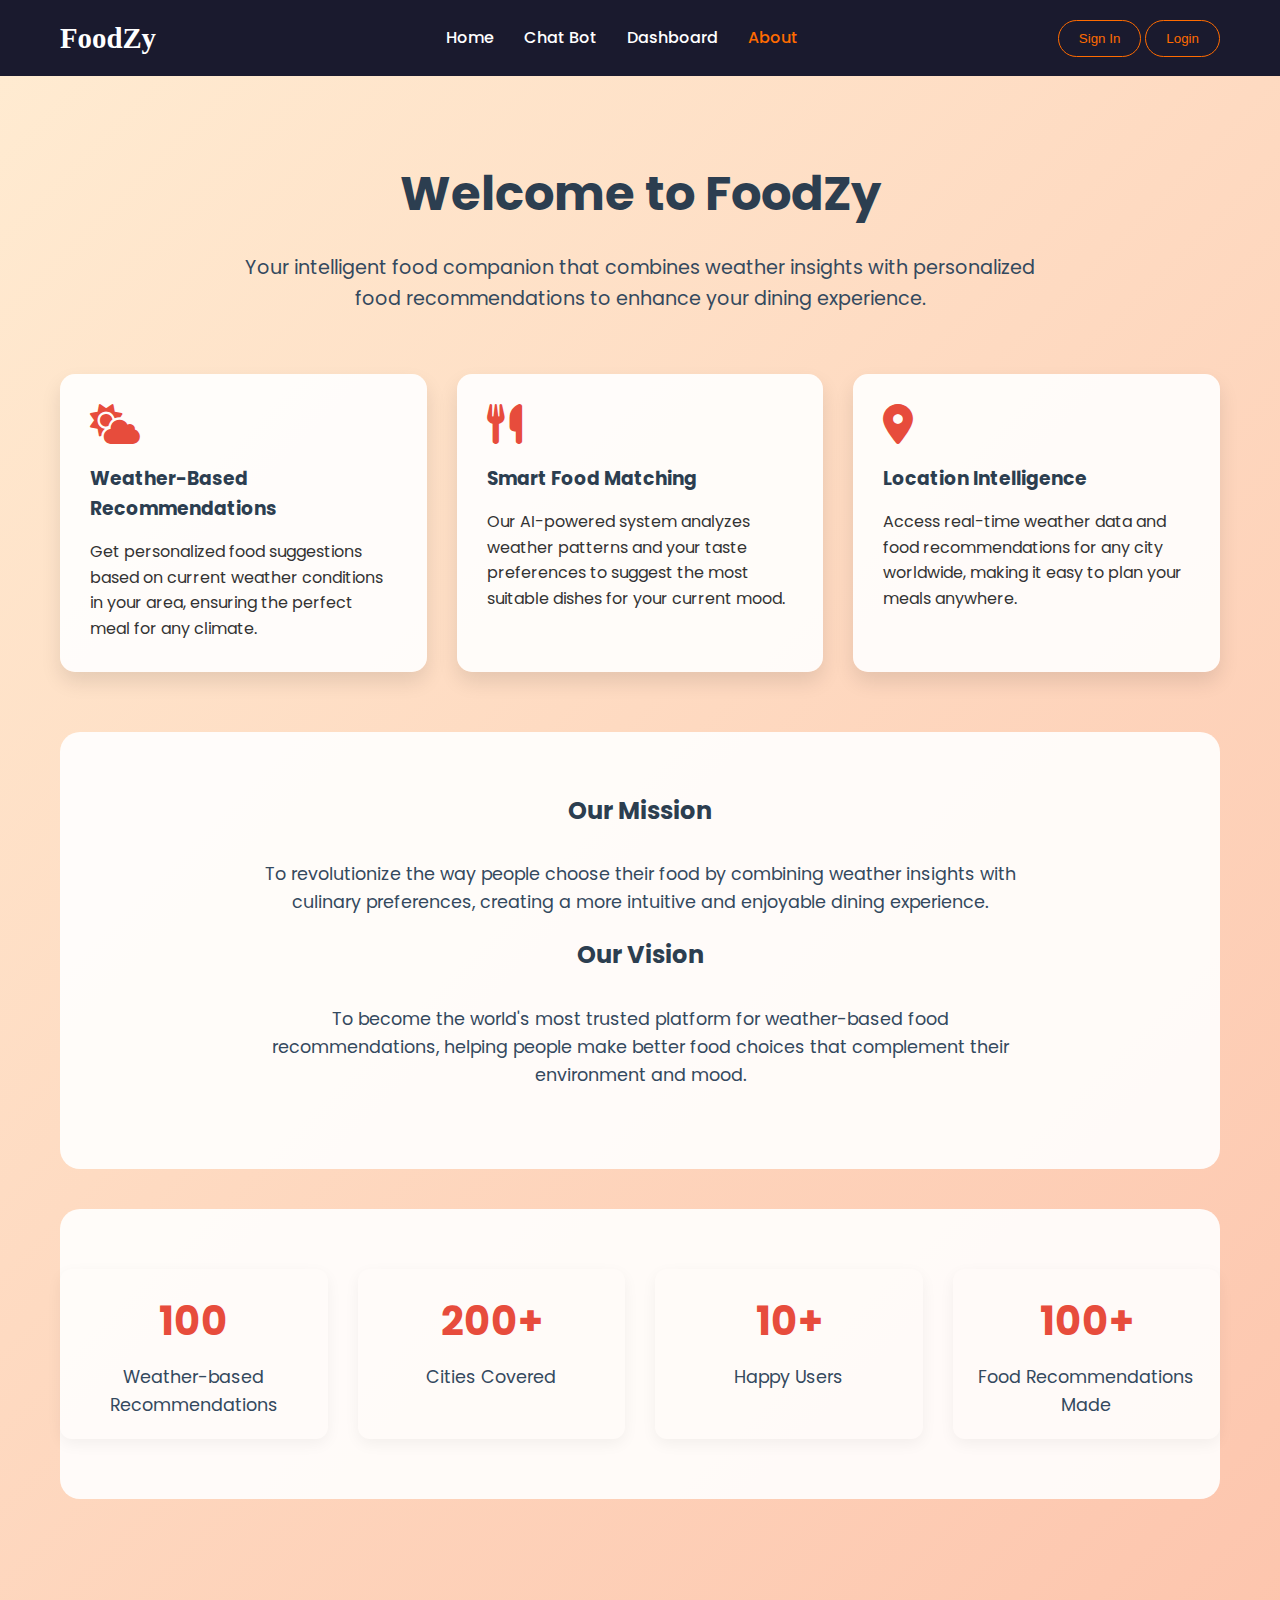
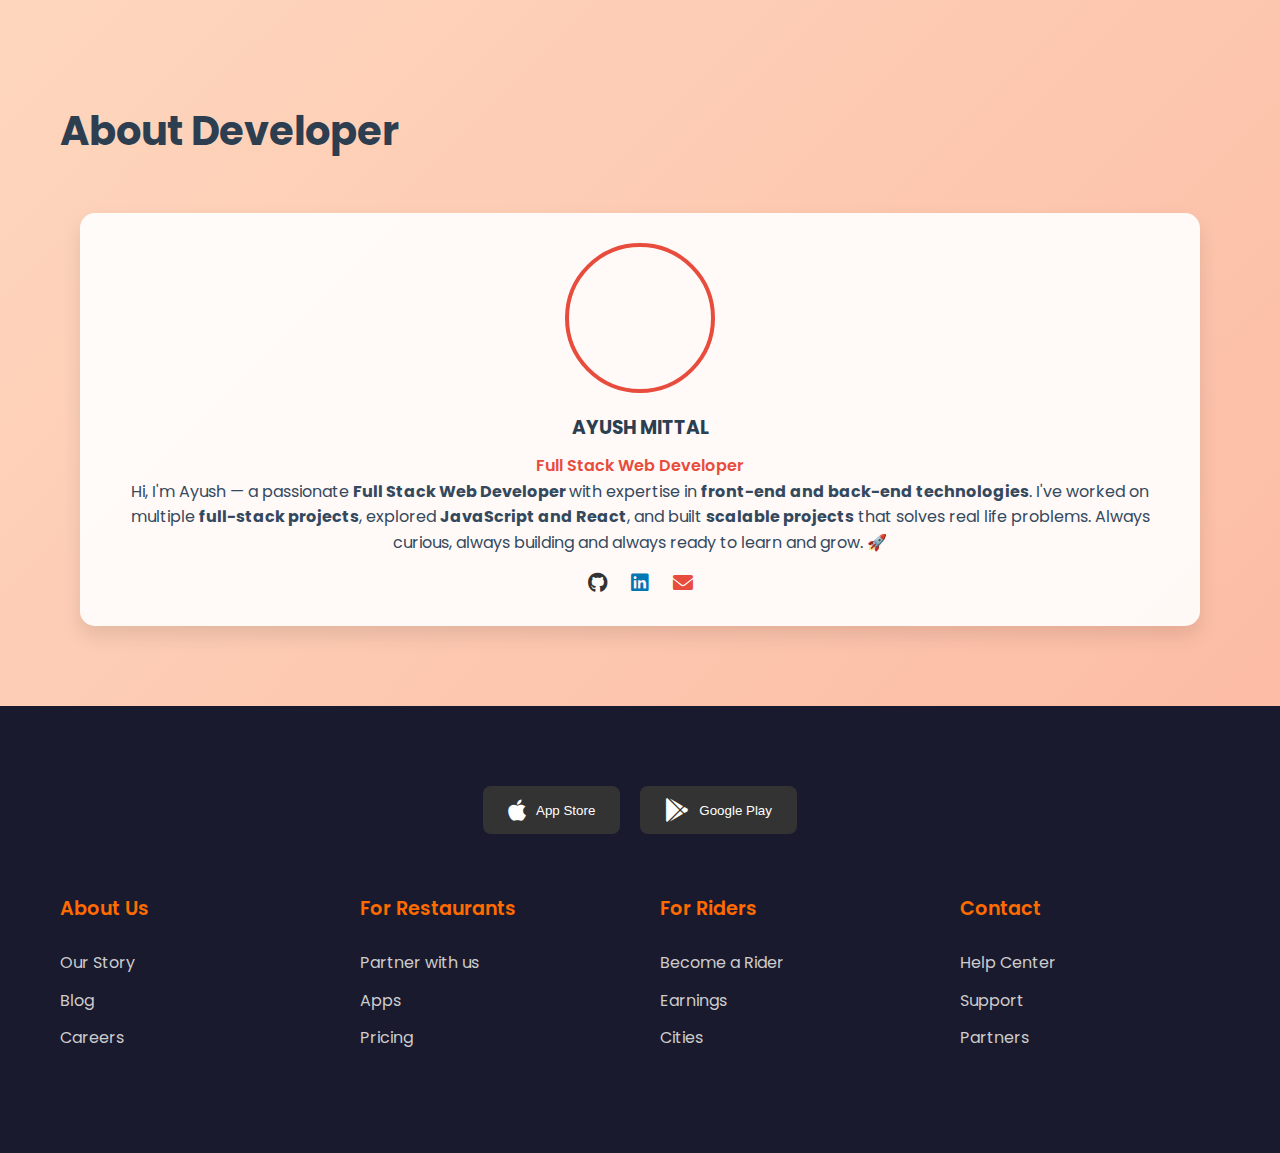
<file: aboutus.html>
<!DOCTYPE html>
<html lang="en">
<head>
    <meta charset="UTF-8">
    <meta name="viewport" content="width=device-width, initial-scale=1.0">
    <title>About Us - FoodZy</title>
    <link rel="stylesheet" href="styles.css">
    <link rel="stylesheet" href="https://fonts.googleapis.com/css2?family=Poppins:wght@300;400;500;600;700&display=swap">
    <link rel="stylesheet" href="https://cdnjs.cloudflare.com/ajax/libs/font-awesome/6.0.0-beta3/css/all.min.css">
    <style>
        body {
            margin: 0;
            font-family: 'Poppins', sans-serif;
            background: linear-gradient(135deg, #ffecd2 0%, #fcb69f 25%, #f6d365 50%, #fda085 75%, #ff9a9e 100%);
            background-size: 400% 400%;
            animation: gradientShift 15s ease infinite;
            color: #333;
            line-height: 1.6;
        }

        @keyframes gradientShift {
            0% { background-position: 0% 50%; }
            50% { background-position: 100% 50%; }
            100% { background-position: 0% 50%; }
        }

        .about-section {
            padding: 80px 0;
        }

        .about-content {
            max-width: 1200px;
            margin: 0 auto;
            padding: 0 20px;
        }

        .about-header {
            text-align: center;
            margin-bottom: 60px;
        }

        .about-header h1 {
            font-size: 3em;
            color: #2c3e50;
            margin-bottom: 20px;
        }

        .about-header p {
            font-size: 1.2em;
            color: #34495e;
            max-width: 800px;
            margin: 0 auto;
        }

        .features-grid {
            display: grid;
            grid-template-columns: repeat(auto-fit, minmax(300px, 1fr));
            gap: 30px;
            margin-bottom: 60px;
        }

        .feature-card {
            background: rgba(255, 255, 255, 0.9);
            padding: 30px;
            border-radius: 15px;
            box-shadow: 0 10px 20px rgba(0, 0, 0, 0.1);
            transition: transform 0.3s ease;
        }

        .feature-card:hover {
            transform: translateY(-5px);
        }

        .feature-card i {
            font-size: 2.5em;
            color: #e74c3c;
            margin-bottom: 20px;
        }

        .feature-card h3 {
            color: #2c3e50;
            margin-bottom: 15px;
        }

        .stats-section {
            background: rgba(255, 255, 255, 0.9);
            padding: 60px 0;
            border-radius: 20px;
            margin: 40px 0;
        }

        .stats-grid {
            display: grid;
            grid-template-columns: repeat(auto-fit, minmax(200px, 1fr));
            gap: 30px;
            text-align: center;
        }

        .stat-item {
            padding: 20px;
        }

        .stat-item h3 {
            font-size: 2.5em;
            color: #e74c3c;
            margin-bottom: 10px;
        }

        .stat-item p {
            color: #34495e;
            font-size: 1.1em;
        }

        .team-section {
            padding: 80px 0;
        }

        .section-title {
            text-align: center;
            font-size: 2.5em;
            color: #2c3e50;
            margin-bottom: 50px;
        }

        .team-grid {
            display: grid;
            grid-template-columns: repeat(auto-fit, minmax(250px, 1fr));
            gap: 40px;
            max-width: 1200px;
            margin: 0 auto;
            padding: 0 20px;
        }

        .team-member {
            background: rgba(255, 255, 255, 0.9);
            padding: 30px;
            border-radius: 15px;
            text-align: center;
            box-shadow: 0 10px 20px rgba(0, 0, 0, 0.1);
            transition: transform 0.3s ease;
        }

        .team-member:hover {
            transform: translateY(-5px);
        }

        .member-img {
            width: 150px;
            height: 150px;
            border-radius: 50%;
            margin: 0 auto 20px;
            background: #e74c3c;
            display: flex;
            align-items: center;
            justify-content: center;
            color: white;
            font-size: 3em;
        }

        .team-member h3 {
            color: #2c3e50;
            margin-bottom: 10px;
        }

        .team-member p {
            color: #34495e;
        }

        .mission-vision {
            background: rgba(255, 255, 255, 0.9);
            padding: 60px 0;
            margin: 40px 0;
            border-radius: 20px;
        }

        .mission-vision-content {
            max-width: 800px;
            margin: 0 auto;
            text-align: center;
            padding: 0 20px;
        }

        .mission-vision h2 {
            color: #2c3e50;
            margin-bottom: 30px;
        }

        .mission-vision p {
            color: #34495e;
            font-size: 1.1em;
            margin-bottom: 20px;
        }
    </style>
</head>
<body>
    <header>
        <div class="container">
            <div class="navbar">
                <div class="logo">
                    <h1>FoodZy</h1>
                </div>
                <nav>
                    <ul>
                        <li><a href="index.html">Home</a></li>
                        <li><a href="admin.html">Admin Panel</a></li>
                        <li><a href="chatbot.html">Chat Bot</a></li>
                        <li><a href="analytics.html">Dashboard</a></li>
                        <li><a href="aboutus.html" class="active">About</a></li>
                    </ul>
                </nav>
                <div class="nav-buttons">
                    <div id="userDisplay" style="display: none;">
                        <span id="userName" style="margin-right: 15px;"></span>
                        <button class="btn btn-outline" onclick="logout()">Logout</button>
                    </div>
                    <div id="authButtons">
                        <button class="btn btn-outline" onclick="window.location.href='signup.html'">Sign In</button>
                        <button class="btn btn-outline" onclick="window.location.href='login.html'">Login</button>
                    </div>
                </div>
            </div>
        </div>
    </header>

    <section class="about-section">
        <div class="about-content">
            <div class="about-header">
                <h1>Welcome to FoodZy</h1>
                <p>Your intelligent food companion that combines weather insights with personalized food recommendations to enhance your dining experience.</p>
            </div>

            <div class="features-grid">
                <div class="feature-card">
                    <i class="fas fa-cloud-sun"></i>
                    <h3>Weather-Based Recommendations</h3>
                    <p>Get personalized food suggestions based on current weather conditions in your area, ensuring the perfect meal for any climate.</p>
                </div>
                <div class="feature-card">
                    <i class="fas fa-utensils"></i>
                    <h3>Smart Food Matching</h3>
                    <p>Our AI-powered system analyzes weather patterns and your taste preferences to suggest the most suitable dishes for your current mood.</p>
                </div>
                <div class="feature-card">
                    <i class="fas fa-map-marker-alt"></i>
                    <h3>Location Intelligence</h3>
                    <p>Access real-time weather data and food recommendations for any city worldwide, making it easy to plan your meals anywhere.</p>
                </div>
            </div>

            <div class="mission-vision">
                <div class="mission-vision-content">
                    <h2>Our Mission</h2>
                    <p>To revolutionize the way people choose their food by combining weather insights with culinary preferences, creating a more intuitive and enjoyable dining experience.</p>
                    <h2>Our Vision</h2>
                    <p>To become the world's most trusted platform for weather-based food recommendations, helping people make better food choices that complement their environment and mood.</p>
                </div>
            </div>

            <div class="stats-section">
                <div class="stats-grid">
                    <div class="stat-item">
                        <h3>100</h3>
                        <p>Weather-based Recommendations</p>
                    </div>
                    <div class="stat-item">
                        <h3>200+</h3>
                        <p>Cities Covered</p>
                    </div>
                    <div class="stat-item">
                        <h3>10+</h3>
                        <p>Happy Users</p>
                    </div>
                    <div class="stat-item">
                        <h3>100+</h3>
                        <p>Food Recommendations Made</p>
                    </div>
                </div>
            </div>
        </div>
    </section>

<section class="team-section">
    <div class="container">
        <h2 class="section-title">About Developer</h2>
        <div class="team-grid">
            
            <div class="team-member">
                <div class="member-img" style="background: url('https://t4.ftcdn.net/jpg/10/61/06/07/360_F_1061060734_ItsG4Tla3cVwzJYb03apjiy6cv1y8Pks.jpg') center/cover no-repeat; border: 4px solid #e74c3c;"></div>

                <h3>AYUSH MITTAL</h3>
                <p style="font-weight: 600; color: #e74c3c;">Full Stack Web Developer</p>
                <p>Hi, I'm Ayush — a passionate <strong>Full Stack Web Developer </strong>with expertise in <strong>front-end and back-end technologies</strong>. I've worked on multiple <strong>full-stack projects</strong>, explored <strong>JavaScript and React</strong>, and built <strong>scalable projects</strong> that solves real life problems. Always curious, always building and always ready to learn and grow. 🚀</p>
                <div style="margin-top: 15px;">
                    <a href="https://github.com/Ayush-Mittal-17" target="_blank" style="margin: 0 10px; color:#333;"><i class="fab fa-github fa-lg"></i></a>
                    <a href="https://www.linkedin.com/in/ayushmittal17/" target="_blank" style="margin: 0 10px; color:#0077b5;"><i class="fab fa-linkedin fa-lg"></i></a>
                    <a href="mailto:mittalayush989@gmail.com" style="margin: 0 10px; color:#e74c3c;"><i class="fas fa-envelope fa-lg"></i></a>
                </div>
            </div>
            
        </div>
    </div>
</section>

    <footer>
        <div class="container">
            <div class="footer-top">
                <div class="app-download">
                    <button class="app-btn">
                        <i class="fab fa-apple"></i>
                        <span>App Store</span>
                    </button>
                    <button class="app-btn">
                        <i class="fab fa-google-play"></i>
                        <span>Google Play</span>
                    </button>
                </div>
            </div>
            <div class="footer-content">
                <div class="footer-col">
                    <h4>About Us</h4>
                    <ul>
                        <li><a href="#">Our Story</a></li>
                        <li><a href="#">Blog</a></li>
                        <li><a href="#">Careers</a></li>
                    </ul>
                </div>
                <div class="footer-col">
                    <h4>For Restaurants</h4>
                    <ul>
                        <li><a href="#">Partner with us</a></li>
                        <li><a href="#">Apps</a></li>
                        <li><a href="#">Pricing</a></li>
                    </ul>
                </div>
                <div class="footer-col">
                    <h4>For Riders</h4>
                    <ul>
                        <li><a href="#">Become a Rider</a></li>
                        <li><a href="#">Earnings</a></li>
                        <li><a href="#">Cities</a></li>
                    </ul>
                </div>
                <div class="footer-col">
                    <h4>Contact</h4>
                    <ul>
                        <li><a href="#">Help Center</a></li>
                        <li><a href="#">Support</a></li>
                        <li><a href="#">Partners</a></li>
                    </ul>
                </div>
            </div>
        </div>
    </footer>

    <script>
        function checkLoginStatus() {
            const user = localStorage.getItem('user');
            if (user) {
                const userData = JSON.parse(user);
                document.getElementById('userDisplay').style.display = 'flex';
                document.getElementById('authButtons').style.display = 'none';
                document.getElementById('userName').textContent = `Welcome, ${userData.name}`;
            }
        }

        function logout() {
            localStorage.removeItem('user');
            window.location.href = 'index.html';
        }

        window.onload = checkLoginStatus;
    </script>
    <script src="nav.js"></script>
</body>
</html>
</file>
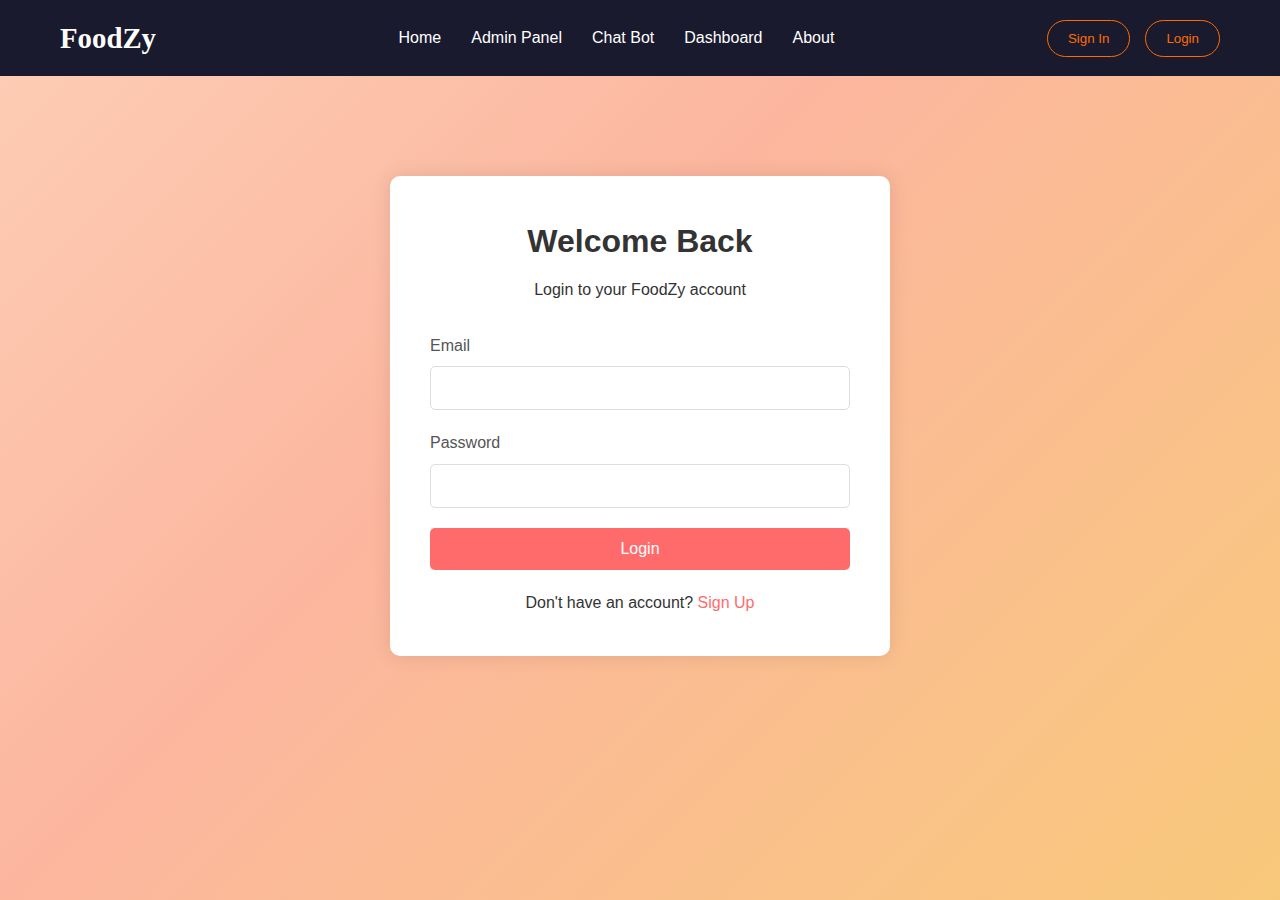
<file: admin.html>
<!DOCTYPE html>
<html lang="en">
<head>
  <meta charset="UTF-8" />
  <meta name="viewport" content="width=device-width, initial-scale=1.0" />
  <title>Admin Panel - FoodZy</title>
  <link rel="stylesheet" href="styles.css">
  <link rel="stylesheet" href="https://fonts.googleapis.com/css2?family=Poppins:wght@300;400;500;600;700&display=swap">
  <link rel="stylesheet" href="https://cdnjs.cloudflare.com/ajax/libs/font-awesome/6.0.0-beta3/css/all.min.css">
  <style>
    body {
      margin: 0;
      font-family: 'Segoe UI', Tahoma, Geneva, Verdana, sans-serif;
      background: linear-gradient(135deg, #ffecd2 0%, #fcb69f 25%, #f6d365 50%, #fda085 75%, #ff9a9e 100%);
      background-size: 400% 400%;
      animation: gradientShift 15s ease infinite;
      color: #333;
    }

    @keyframes gradientShift {
      0% { background-position: 0% 50%; }
      50% { background-position: 100% 50%; }
      100% { background-position: 0% 50%; }
    }

    .admin-container {
      max-width: 1200px;
      margin: 2rem auto;
      padding: 0 1rem;
    }

    .admin-panel {
      background: rgba(255, 255, 255, 0.95);
      border-radius: 12px;
      padding: 2rem;
      box-shadow: 0 4px 12px rgba(0,0,0,0.1);
    }

    .admin-header {
      text-align: center;
      margin-bottom: 2rem;
    }

    .admin-header h1 {
      color: #2d3436;
      font-size: 2.5rem;
      margin-bottom: 1rem;
    }

    .admin-form {
      display: grid;
      grid-template-columns: repeat(auto-fit, minmax(250px, 1fr));
      gap: 1rem;
      margin-bottom: 2rem;
    }

    .form-group {
      margin-bottom: 1rem;
    }

    .form-group label {
      display: block;
      margin-bottom: 0.5rem;
      color: #2d3436;
      font-weight: 500;
    }

    .form-group input,
    .form-group select {
      width: 100%;
      padding: 0.8rem;
      border: 1px solid #ddd;
      border-radius: 8px;
      font-size: 1rem;
    }

    .admin-table {
      width: 100%;
      border-collapse: collapse;
      margin-top: 2rem;
    }

    .admin-table th,
    .admin-table td {
      padding: 1rem;
      text-align: left;
      border-bottom: 1px solid #ddd;
    }

    .admin-table th {
      background-color: #ffeaa7;
      color: #2d3436;
      font-weight: 600;
    }

    .admin-table tr:hover {
      background-color: #f8f9fa;
    }

    .btn-delete {
      background-color: #ff6b6b;
      color: white;
      border: none;
      padding: 0.5rem 1rem;
      border-radius: 6px;
      cursor: pointer;
      transition: background-color 0.3s ease;
    }

    .btn-delete:hover {
      background-color: #ff5252;
    }

    /* Admin Panel Submit Button */
    .admin-form .btn-primary {
      padding: 0.8rem 1.5rem;
      font-size: 0.95rem;
      border-radius: 8px;
      width: auto;
      margin-top: 2rem;
      margin-bottom: 1rem;
      background-color: #ff6b00;
      color: white;
      transition: background-color 0.3s ease;
    }

    .admin-form .btn-primary:hover {
      background-color: #e05e00;
    }
  </style>
</head>
<body>
  <header>
    <div class="container">
      <div class="navbar">
        <div class="logo">
          <h1>FoodZy</h1>
        </div>
        <nav>
          <ul>
            <li><a href="index.html">Home</a></li>
            <li><a href="admin.html" class="active">Admin Panel</a></li>
            <li><a href="chatbot.html">Chat Bot</a></li>
            <li><a href="analytics.html">Dashboard</a></li>
            <li><a href="aboutus.html">About</a></li>
          </ul>
        </nav>
        <div class="nav-buttons">
          <div id="userDisplay" style="display: none;">
            <span id="userName" style="margin-right: 15px;"></span>
            <button class="btn btn-outline" onclick="logout()">Logout</button>
          </div>
          <div id="authButtons">
            <button class="btn btn-outline" onclick="window.location.href='signup.html'">Sign In</button>
            <button class="btn btn-outline" onclick="window.location.href='login.html'">Login</button>
          </div>
        </div>
      </div>
    </div>
  </header>

  <div class="admin-container">
    <div class="admin-panel">
      <div class="admin-header">
        <h1>Admin Panel</h1>
        <p>Manage food recommendations and categories</p>
      </div>

      <form id="food-form" class="admin-form">
        <div class="form-group">
          <label for="food-name">Food Name</label>
          <input type="text" id="food-name" placeholder="Enter food name" required />
        </div>
        <div class="form-group">
          <label for="food-taste">Taste</label>
          <select id="food-taste" required>
            <option value="">Select Taste</option>
            <option value="spicy">Spicy</option>
            <option value="sweet">Sweet</option>
            <option value="veg">Vegetarian</option>
            <option value="nonveg">Non-Vegetarian</option>
          </select>
        </div>
        <div class="form-group">
          <label for="food-category">Weather Category</label>
          <select id="food-category" required>
            <option value="">Select Weather Category</option>
            <option value="hot">Hot</option>
            <option value="cold">Cold</option>
            <option value="rainy">Rainy</option>
            <option value="mild">Mild</option>
          </select>
        </div>
        <div class="form-group">
          <label for="food-description">Description</label>
          <input type="text" id="food-description" placeholder="Enter food description" required />
        </div>
        <div class="form-group">
          <label for="food-image">Image URL</label>
          <input type="url" id="food-image" placeholder="Enter image URL" required />
        </div>
        <button type="submit" class="btn btn-primary">Add Food</button>
      </form>

      <table class="admin-table">
        <thead>
          <tr>
            <th>Food Name</th>
            <th>Taste</th>
            <th>Weather Category</th>
            <th>Description</th>
            <th>Actions</th>
          </tr>
        </thead>
        <tbody id="food-list">
        </tbody>
      </table>
    </div>
  </div>

  <footer>
    <div class="container">
      <div class="footer-top">
        <div class="app-download">
          <button class="app-btn">
            <i class="fab fa-apple"></i>
            <span>App Store</span>
          </button>
          <button class="app-btn">
            <i class="fab fa-google-play"></i>
            <span>Google Play</span>
          </button>
        </div>
      </div>
      <div class="footer-content">
        <div class="footer-col">
          <h4>About Us</h4>
          <ul>
            <li><a href="#">Our Story</a></li>
            <li><a href="#">Blog</a></li>
            <li><a href="#">Careers</a></li>
          </ul>
        </div>
        <div class="footer-col">
          <h4>For Restaurants</h4>
          <ul>
            <li><a href="#">Partner with us</a></li>
            <li><a href="#">Apps</a></li>
            <li><a href="#">Pricing</a></li>
          </ul>
        </div>
        <div class="footer-col">
          <h4>For Riders</h4>
          <ul>
            <li><a href="#">Become a Rider</a></li>
            <li><a href="#">Earnings</a></li>
            <li><a href="#">Cities</a></li>
          </ul>
        </div>
        <div class="footer-col">
          <h4>Contact</h4>
          <ul>
            <li><a href="#">Help Center</a></li>
            <li><a href="#">Support</a></li>
            <li><a href="#">Partners</a></li>
          </ul>
        </div>
      </div>
      <div class="footer-bottom">
        <p>&copy; 2025 FoodZy. All right reserved</p>
        <div class="footer-links">
          <a href="#">Privacy</a>
          <a href="#">Policy</a>
          <a href="#">Terms</a>
          <a href="#">Service</a>
        </div>
      </div>
    </div>
  </footer>

  <script src="nav.js"></script>
  <script>
    function checkAdminAccess() {
      const user = localStorage.getItem('user');
      if (!user) {
        alert('Please login to access the admin panel');
        window.location.href = 'login.html';
        return;
      }

      const userData = JSON.parse(user);
      if (userData.role !== 'admin') {
        alert('Access denied. Admin privileges required.');
        window.location.href = 'index.html';
        return;
      }
    }

    function saveDishes(dishes) {
      localStorage.setItem('foodzyDishes', JSON.stringify(dishes));
    }

    function loadDishes() {
      const dishes = JSON.parse(localStorage.getItem('foodzyDishes') || '[]');
      const foodList = document.getElementById('food-list');
      foodList.innerHTML = '';

      dishes.forEach((dish, index) => {
        const newRow = document.createElement('tr');
        newRow.innerHTML = `
          <td>${dish.name}</td>
          <td>${dish.taste}</td>
          <td>${dish.category}</td>
          <td>${dish.description}</td>
          <td>
            <button class="btn-delete" onclick="deleteDish(${index})">Delete</button>
          </td>
        `;
        foodList.appendChild(newRow);
      });
    }

    function deleteDish(index) {
      const dishes = JSON.parse(localStorage.getItem('foodzyDishes') || '[]');
      dishes.splice(index, 1);
      saveDishes(dishes);
      loadDishes();
    }

    document.getElementById('food-form').addEventListener('submit', function(e) {
      e.preventDefault();
      
      const dish = {
        name: document.getElementById('food-name').value,
        taste: document.getElementById('food-taste').value,
        category: document.getElementById('food-category').value,
        description: document.getElementById('food-description').value,
        image: document.getElementById('food-image').value
      };

      const dishes = JSON.parse(localStorage.getItem('foodzyDishes') || '[]');
      dishes.push(dish);
      saveDishes(dishes);
      loadDishes();
      this.reset();
    });

    window.addEventListener('load', function() {
      checkAdminAccess();
      loadDishes();
    });

    function checkLoginStatus() {
      const user = localStorage.getItem('user');
      if (user) {
        const userData = JSON.parse(user);
        document.getElementById('userDisplay').style.display = 'flex';
        document.getElementById('authButtons').style.display = 'none';
        document.getElementById('userName').textContent = `Welcome, ${userData.name}`;
      }
    }

    function logout() {
      localStorage.removeItem('user');
      window.location.href = 'index.html';
    }

    window.onload = checkLoginStatus;
  </script>
</body>
</html>
</file>
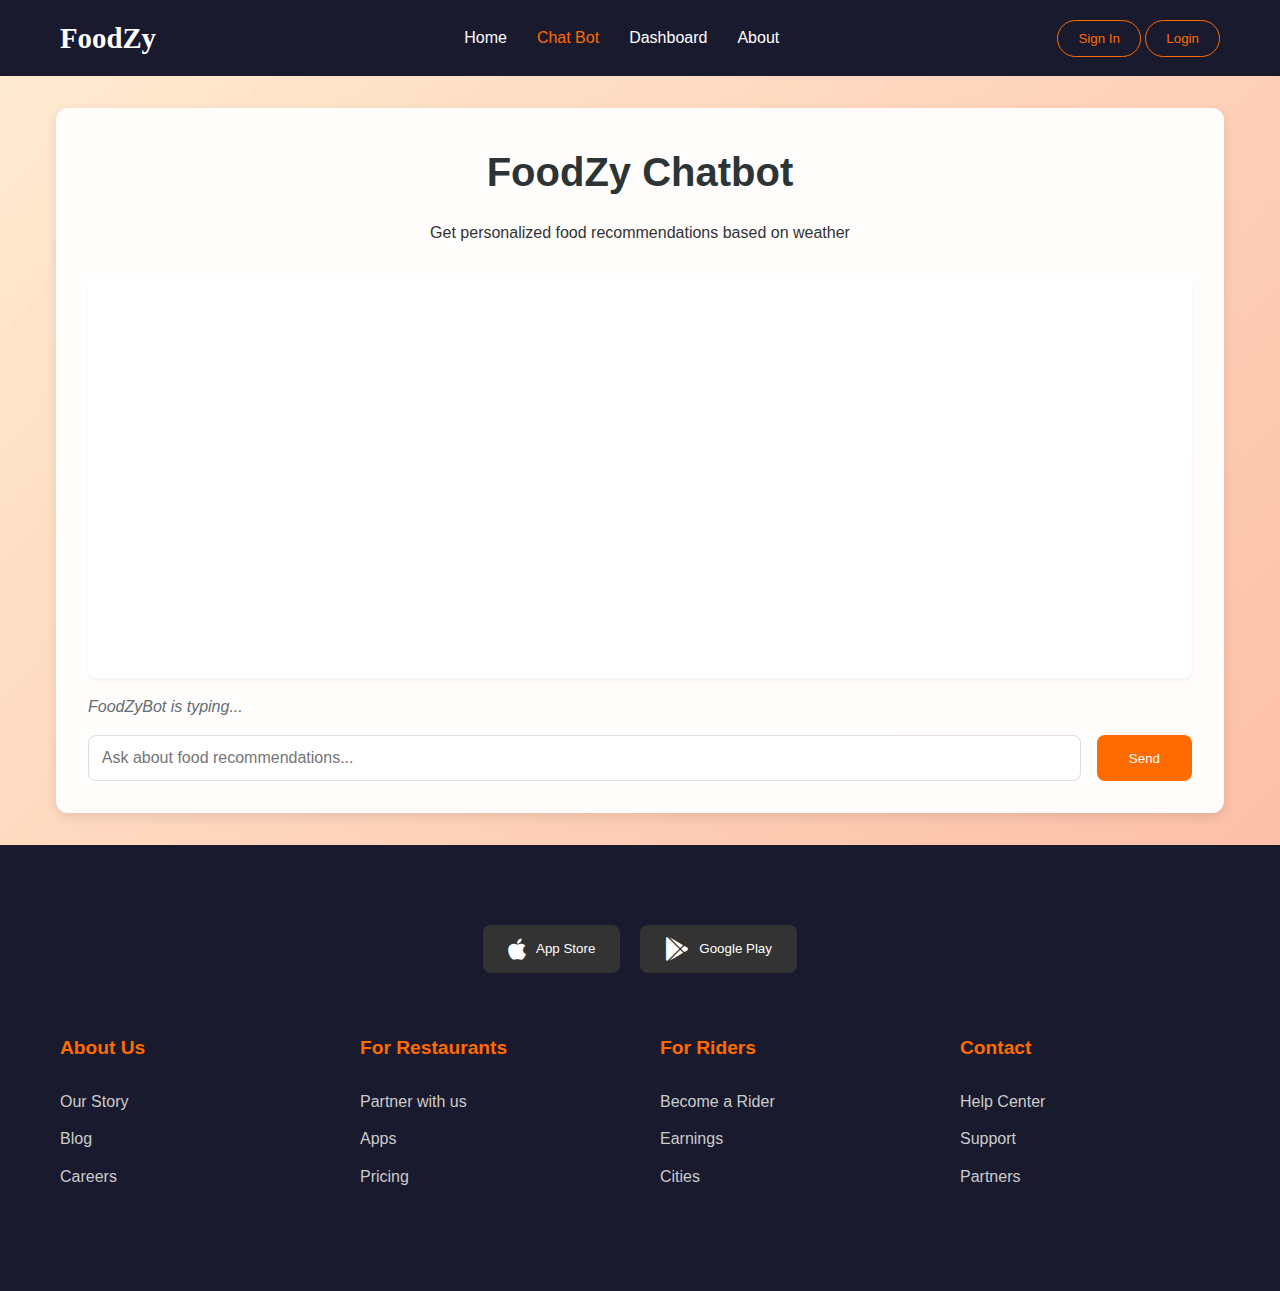
<file: chatbot.html>
<!DOCTYPE html>
<html lang="en">
<head>
  <meta charset="UTF-8" />
  <meta name="viewport" content="width=device-width, initial-scale=1.0" />
  <title>Chatbot - FoodZy</title>
  <link rel="stylesheet" href="styles.css">
  <link rel="stylesheet" href="https://fonts.googleapis.com/css2?family=Poppins:wght@300;400;500;600;700&display=swap">
  <link rel="stylesheet" href="https://cdnjs.cloudflare.com/ajax/libs/font-awesome/6.0.0-beta3/css/all.min.css">
  <style>
    body {
      margin: 0;
      font-family: 'Segoe UI', Tahoma, Geneva, Verdana, sans-serif;
      background: linear-gradient(135deg, #ffecd2 0%, #fcb69f 25%, #f6d365 50%, #fda085 75%, #ff9a9e 100%);
      background-size: 400% 400%;
      animation: gradientShift 15s ease infinite;
      color: #333;
    }

    @keyframes gradientShift {
      0% { background-position: 0% 50%; }
      50% { background-position: 100% 50%; }
      100% { background-position: 0% 50%; }
    }

    .chatbot-container {
      max-width: 1200px;
      margin: 2rem auto;
      padding: 0 1rem;
    }

    .chatbot-panel {
      background: rgba(255, 255, 255, 0.95);
      border-radius: 12px;
      padding: 2rem;
      box-shadow: 0 4px 12px rgba(0,0,0,0.1);
    }

    .chatbot-header {
      text-align: center;
      margin-bottom: 2rem;
    }

    .chatbot-header h1 {
      color: #2d3436;
      font-size: 2.5rem;
      margin-bottom: 1rem;
    }

    #chat-output {
      width: 100%;
      height: 400px;
      overflow-y: auto;
      background: white;
      border-radius: 8px;
      padding: 1rem;
      margin-bottom: 1rem;
      box-shadow: 0 2px 4px rgba(0,0,0,0.05);
    }

    #typing-indicator {
      font-style: italic;
      color: #636e72;
      margin-bottom: 1rem;
    }

    #chat-input {
      display: flex;
      gap: 1rem;
    }

    #user-input {
      flex: 1;
      padding: 0.8rem;
      border: 1px solid #ddd;
      border-radius: 8px;
      font-size: 1rem;
    }

    #send-btn {
      padding: 0.8rem 2rem;
      background-color: #ff6b00;
      color: white;
      border: none;
      border-radius: 8px;
      cursor: pointer;
      transition: background-color 0.3s ease;
    }

    #send-btn:hover {
      background-color: #ff5252;
    }

    .message {
      margin: 1rem 0;
      padding: 0.8rem;
      border-radius: 8px;
      background: #f8f9fa;
    }

    .bot-message {
      background: #ffeaa7;
    }

    .user-message {
      background: #dfe6e9;
    }

    .message strong {
      color: #2d3436;
    }
  </style>
</head>
<body>
  <!-- Navigation Bar -->
  <header>
    <div class="container">
      <div class="navbar">
        <div class="logo">
          <h1>FoodZy</h1>
        </div>
        <nav>
          <ul>
            <li><a href="index.html">Home</a></li>
            <li><a href="admin.html">Admin Panel</a></li>
            <li><a href="chatbot.html" class="active">Chat Bot</a></li>
            <li><a href="analytics.html">Dashboard</a></li>
            <li><a href="aboutus.html">About</a></li>
          </ul>
        </nav>
        <div class="nav-buttons">
          <div id="userDisplay" style="display: none;">
            <span id="userName" style="margin-right: 15px;"></span>
            <button class="btn btn-outline" onclick="logout()">Logout</button>
          </div>
          <div id="authButtons">
            <button class="btn btn-outline" onclick="window.location.href='signup.html'">Sign In</button>
            <button class="btn btn-outline" onclick="window.location.href='login.html'">Login</button>
          </div>
        </div>
      </div>
    </div>
  </header>

  <div class="chatbot-container">
    <div class="chatbot-panel">
      <div class="chatbot-header">
        <h1>FoodZy Chatbot</h1>
        <p>Get personalized food recommendations based on weather</p>
      </div>

      <div id="chat-output"></div>
      <div id="typing-indicator"></div>
      <div id="chat-input">
        <input type="text" id="user-input" placeholder="Ask about food recommendations..." />
        <button id="send-btn">Send</button>
      </div>
    </div>
  </div>

  <!-- Footer -->
  <footer>
    <div class="container">
      <div class="footer-top">
        <div class="app-download">
          <button class="app-btn">
            <i class="fab fa-apple"></i>
            <span>App Store</span>
          </button>
          <button class="app-btn">
            <i class="fab fa-google-play"></i>
            <span>Google Play</span>
          </button>
        </div>
      </div>
      <div class="footer-content">
        <div class="footer-col">
          <h4>About Us</h4>
          <ul>
            <li><a href="#">Our Story</a></li>
            <li><a href="#">Blog</a></li>
            <li><a href="#">Careers</a></li>
          </ul>
        </div>
        <div class="footer-col">
          <h4>For Restaurants</h4>
          <ul>
            <li><a href="#">Partner with us</a></li>
            <li><a href="#">Apps</a></li>
            <li><a href="#">Pricing</a></li>
          </ul>
        </div>
        <div class="footer-col">
          <h4>For Riders</h4>
          <ul>
            <li><a href="#">Become a Rider</a></li>
            <li><a href="#">Earnings</a></li>
            <li><a href="#">Cities</a></li>
          </ul>
        </div>
        <div class="footer-col">
          <h4>Contact</h4>
          <ul>
            <li><a href="#">Help Center</a></li>
            <li><a href="#">Support</a></li>
            <li><a href="#">Partners</a></li>
          </ul>
        </div>
      </div>
    </div>
  </footer>

  <script>
    const foodSuggestions = {
    hello: "Hello there! I'm here to make your day tastier! Ask me for food suggestions!",
    hi: "Hiya! Ready to explore some delicious food ideas?",
    hey: "Hey hey! Let's find something yummy for you!",
    rainy: "Rainy days are perfect for crispy pakoras, warm samosas, and a cup of masala chai!",
    sunny: "Sunny vibes! How about some refreshing fruit juices, crunchy salads, or a scoop of ice cream?",
    cold: "Brrr! Stay cozy with hot soups, steaming momos, and spicy curries!",
    hot: "Feeling the heat? Cool down with chilled smoothies, cold coffee, or a juicy watermelon salad!",
    cloudy: "Cloudy skies call for warm coffee, gooey brownies, and some cozy vibes!",
    humid: "It's humid! Stay light with coconut water, fresh fruit bowls, and simple meals!",
    windy: "Windy weather? Treat yourself to hot chocolate, grilled sandwiches, and baked goodies!",
    "how it works": "It's simple! Just tell me the weather, and I'll suggest the perfect food for the mood!",
    "recommendation system": "I use weather keywords to suggest popular and tasty food options. Try it out!",
    "update profile": "No need to update anything! Just chat with me and enjoy personalized food recommendations!",
    breakfast: "Start your day with pancakes, scrambled eggs, or a bowl of fresh fruit and yogurt!",
    lunch: "For lunch, try a hearty sandwich, a bowl of pasta, or a fresh salad!",
    dinner: "Dinner time! How about some grilled chicken, a veggie stir-fry, or a comforting bowl of soup?",
    dessert: "Craving something sweet? Indulge in chocolate cake, ice cream, or a warm apple pie!",
    snacks: "Snack time! Grab some popcorn, nachos, or a handful of mixed nuts!",
    spicy: "Feeling adventurous? Try spicy tacos, hot wings, or a fiery curry!",
    sweet: "Satisfy your sweet tooth with donuts, cupcakes, or a creamy milkshake!",
    savory: "For savory cravings, go for a cheesy pizza, garlic bread, or a loaded burger!",
    healthy: "Stay healthy with a quinoa salad, avocado toast, or a green smoothie!",
    comfort: "Need comfort food? Mac and cheese, mashed potatoes, or a warm bowl of chili are perfect!",
    exotic: "Explore exotic flavors with sushi, pad thai, or a Moroccan tagine!",
    festive: "Celebrate with biryani, roasted turkey, or a festive cake!",
    quick: "In a hurry? Grab a sandwich, a wrap, or a quick bowl of noodles!",
    traditional: "Enjoy traditional dishes like butter chicken, lasagna, or shepherd's pie!",
    vegan: "Try vegan delights like tofu stir-fry, lentil soup, or a vegan burger!",
    glutenfree: "For gluten-free options, go for rice bowls, grilled fish, or a fresh fruit salad!",
    drinks: "Thirsty? Sip on lemonade, iced tea, or a refreshing mojito!",
    party: "Hosting a party? Serve sliders, mini pizzas, or a platter of finger foods!",
    romantic: "Planning a romantic dinner? Go for pasta, wine, and a decadent dessert!",
    kids: "For kids, try mini burgers, chicken nuggets, or colorful cupcakes!",
    picnic: "Pack sandwiches, fruit, and cookies for a perfect picnic!",
    travel: "On the go? Carry granola bars, trail mix, or a wrap for easy snacking!",
    workout: "Post-workout? Refuel with a protein shake, boiled eggs, or a banana!",
    movie: "Movie night? Popcorn, nachos, and a fizzy drink are must-haves!",
    celebration: "Celebrate with a cake, sparkling drinks, and some delicious appetizers!",
    cozy: "Stay cozy with hot cocoa, marshmallows, and a warm blanket!",
    streetfood: "Craving street food? Try pani puri, kebabs, or a hot dog!",
    seafood: "Love seafood? Go for grilled salmon, shrimp tacos, or a seafood paella!",
    barbecue: "Fire up the grill for barbecue ribs, corn on the cob, and grilled veggies!",
    festive: "Festive vibes? Enjoy plum cake, roasted turkey, and mulled wine!",
    brunch: "Brunch time! Try eggs benedict, waffles, or avocado toast!",
    midnight: "Midnight snack? Grab some cookies, instant noodles, or a slice of leftover pizza!",
    exotic: "Feeling adventurous? Try sushi, dim sum, or a spicy Thai curry!",
    light: "Keep it light with a Caesar salad, a veggie wrap, or a bowl of soup!",
    hearty: "For a hearty meal, go for steak, baked potatoes, or a rich stew!",
    tropical: "Tropical vibes? Enjoy a pina colada, mango salsa, or coconut shrimp!",
    festive: "Celebrate with biryani, roasted turkey, or a festive cake!",
    indulgent: "Treat yourself to a chocolate fondue, a loaded milkshake, or a rich cheesecake!",
    seasonal: "Seasonal treats? Try pumpkin pie, fresh berries, or a watermelon salad!"
    };

    function getUserName() {
        const user = localStorage.getItem('user');
        if (user) {
            const userData = JSON.parse(user);
            return userData.name;
        }
        return "Foodie";
    }

    let userName = getUserName();

    const chatOutput = document.getElementById("chat-output");
    const userInput = document.getElementById("user-input");
    const sendBtn = document.getElementById("send-btn");
    const typingIndicator = document.getElementById("typing-indicator");

    function addMessage(sender, message, isBot = false) {
      const msgDiv = document.createElement("div");
      msgDiv.classList.add("message");
      msgDiv.classList.add(isBot ? "bot-message" : "user-message");
      msgDiv.innerHTML = `<strong>${sender}:</strong> ${message}`;
      chatOutput.appendChild(msgDiv);
      chatOutput.scrollTop = chatOutput.scrollHeight;
    }

    function botResponse(userText) {
      userText = userText.toLowerCase();
      const keywords = Object.keys(foodSuggestions);
      for (let keyword of keywords) {
        if (userText.includes(keyword)) {
          return foodSuggestions[keyword];
        }
      }
      return "Sorry, I couldn't understand! Please mention the weather (like sunny, rainy, cold) for suggestions.";
    }

    function simulateBotTyping(text) {
      typingIndicator.textContent = "FoodZyBot is typing...";
      setTimeout(() => {
        typingIndicator.textContent = "";
        addMessage("FoodZyBot", text, true);
      }, 1000);
    }

    sendBtn.addEventListener("click", () => {
      const text = userInput.value.trim();
      if (text !== "") {
        addMessage(userName, text);
        const reply = botResponse(text);
        simulateBotTyping(reply);
        userInput.value = "";
      }
    });

    userInput.addEventListener("keypress", (e) => {
      if (e.key === "Enter") {
        sendBtn.click();
      }
    });

    const welcomeMessage = `Hello ${userName}! Welcome to FoodZy 🍽️. Tell me the weather and I'll suggest some tasty food!`;
    simulateBotTyping(welcomeMessage);

    function checkLoginStatus() {
        const user = localStorage.getItem('user');
        if (user) {
            const userData = JSON.parse(user);
            document.getElementById('userDisplay').style.display = 'flex';
            document.getElementById('authButtons').style.display = 'none';
            document.getElementById('userName').textContent = `Welcome, ${userData.name}`;
            if (userName !== userData.name) {
                userName = userData.name;
                const newWelcomeMessage = `Hello ${userName}! Welcome to FoodZy 🍽️. Tell me the weather and I'll suggest some tasty food!`;
                simulateBotTyping(newWelcomeMessage);
            }
        }
    }

    function logout() {
      localStorage.removeItem('user');
      window.location.href = 'index.html';
    }

    window.onload = checkLoginStatus;
  </script>
  <script src="nav.js"></script>
</body>
</html>
</file>
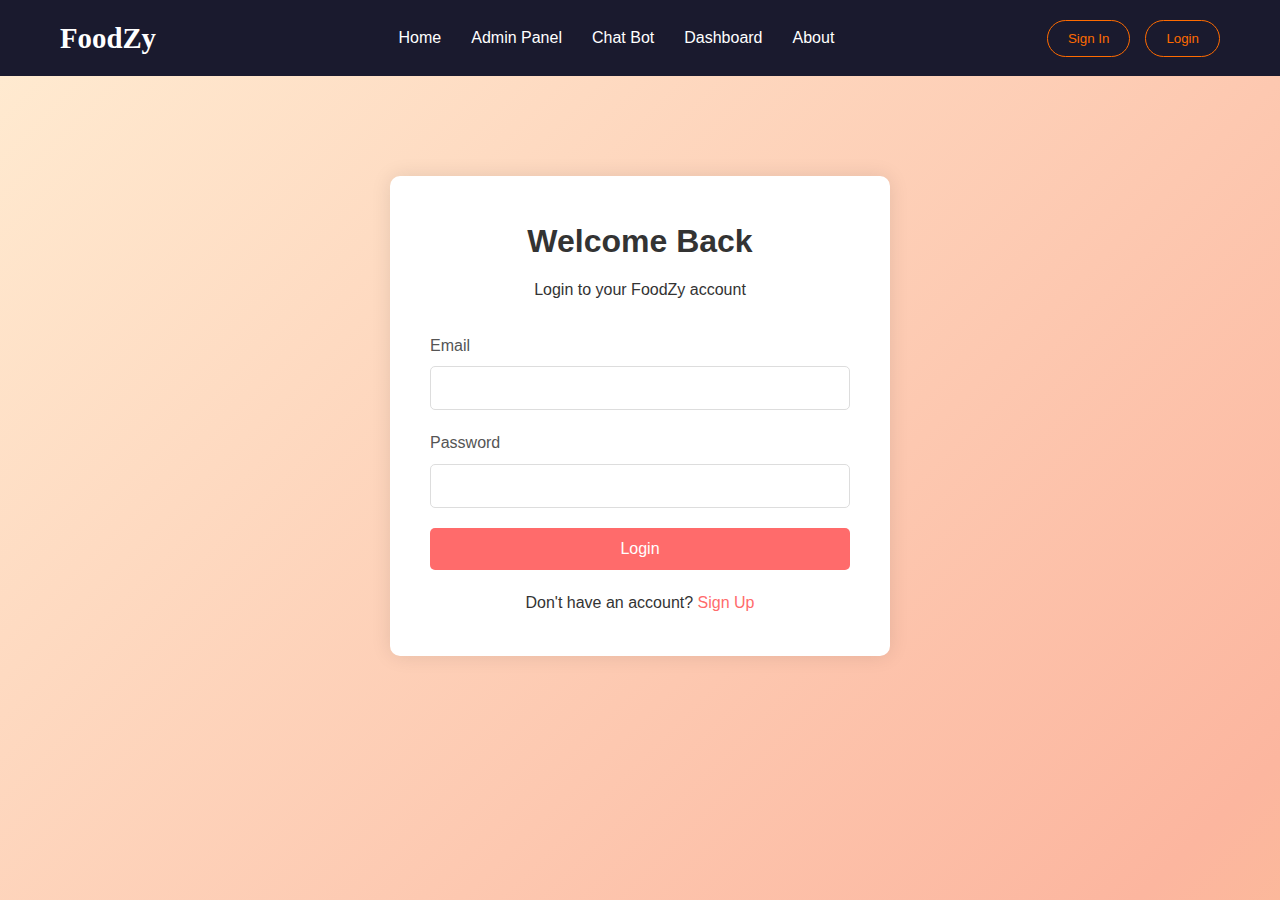
<file: login.html>
<!DOCTYPE html>
<html lang="en">
<head>
    <meta charset="UTF-8">
    <meta name="viewport" content="width=device-width, initial-scale=1.0">
    <title>Login - FoodZy</title>
    <link rel="stylesheet" href="styles.css">
    <link rel="stylesheet" href="https://fonts.googleapis.com/css2?family=Poppins:wght@300;400;500;600;700&display=swap">
    <link rel="stylesheet" href="https://cdnjs.cloudflare.com/ajax/libs/font-awesome/6.0.0-beta3/css/all.min.css">
    <style>
        body {
            margin: 0;
            font-family: 'Segoe UI', Tahoma, Geneva, Verdana, sans-serif;
            background: linear-gradient(135deg, #ffecd2 0%, #fcb69f 25%, #f6d365 50%, #fda085 75%, #ff9a9e 100%);
            background-size: 400% 400%;
            animation: gradientShift 15s ease infinite;
            color: #333;
        }

        @keyframes gradientShift {
            0% { background-position: 0% 50%; }
            50% { background-position: 100% 50%; }
            100% { background-position: 0% 50%; }
        }
        
        .auth-container {
            max-width: 500px;
            margin: 100px auto;
            padding: 40px;
            background: white;
            border-radius: 10px;
            box-shadow: 0 0 20px rgba(0, 0, 0, 0.1);
        }

        .auth-header {
            text-align: center;
            margin-bottom: 30px;
        }

        .auth-header h1 {
            color: #333;
            margin-bottom: 10px;
        }

        .auth-form .form-group {
            margin-bottom: 20px;
        }

        .auth-form label {
            display: block;
            margin-bottom: 8px;
            color: #555;
        }

        .auth-form input {
            width: 100%;
            padding: 12px;
            border: 1px solid #ddd;
            border-radius: 5px;
            font-size: 16px;
        }

        .auth-form button {
            width: 100%;
            padding: 12px;
            background: #ff6b6b;
            color: white;
            border: none;
            border-radius: 5px;
            font-size: 16px;
            cursor: pointer;
            transition: background 0.3s;
        }

        .auth-form button:hover {
            background: #ff5252;
        }

        .auth-footer {
            text-align: center;
            margin-top: 20px;
        }

        .auth-footer a {
            color: #ff6b6b;
            text-decoration: none;
        }

        .auth-footer a:hover {
            text-decoration: underline;
        }
    </style>
</head>
<body>
    <header>
        <div class="container">
            <div class="navbar">
                <div class="logo">
                    <h1>FoodZy</h1>
                </div>
                <nav>
                    <ul>
                        <li><a href="index.html">Home</a></li>
                        <li><a href="admin.html">Admin Panel</a></li>
                        <li><a href="chatbot.html">Chat Bot</a></li>
                        <li><a href="analytics.html">Dashboard</a></li>
                        <li><a href="aboutus.html">About</a></li>
                    </ul>
                </nav>
                <div class="nav-buttons">
                    <button class="btn btn-outline" onclick="window.location.href='signup.html'">Sign In</button>
                    <button class="btn btn-outline" onclick="window.location.href='login.html'">Login</button>
                </div>
            </div>
        </div>
    </header>

<!-- login page with auth -->
    
    <div class="auth-container">
        <div class="auth-header">
            <h1>Welcome Back</h1>
            <p>Login to your FoodZy account</p>
        </div>
        <form class="auth-form" id="loginForm">
            <div class="form-group">
                <label for="email">Email</label>
                <input type="email" id="email" name="email" required>
            </div>
            <div class="form-group">
                <label for="password">Password</label>
                <input type="password" id="password" name="password" required>
            </div>
            <button type="submit">Login</button>
        </form>
        <div class="auth-footer">
            <p>Don't have an account? <a href="signup.html">Sign Up</a></p>
        </div>
    </div>

    <script>
        document.getElementById('loginForm').addEventListener('submit', function(e) {
            e.preventDefault();
            
            const email = document.getElementById('email').value;
            const password = document.getElementById('password').value;
            
            if (email === 'admin@foodzy.com' && password === 'admin123') {
                const userData = {
                    name: "Admin",
                    email: email,
                    role: "admin"
                };
                localStorage.setItem('user', JSON.stringify(userData));
                alert('Admin login successful!');
                window.location.href = 'index.html';
                return;
            }
            
            const userData = {
                name: "John Doe",
                email: email,
                role: "user"
            };
            
            localStorage.setItem('user', JSON.stringify(userData));
            alert('Login successful!');
            window.location.href = 'index.html';
        });
    </script>
</body>
</html>
</file>
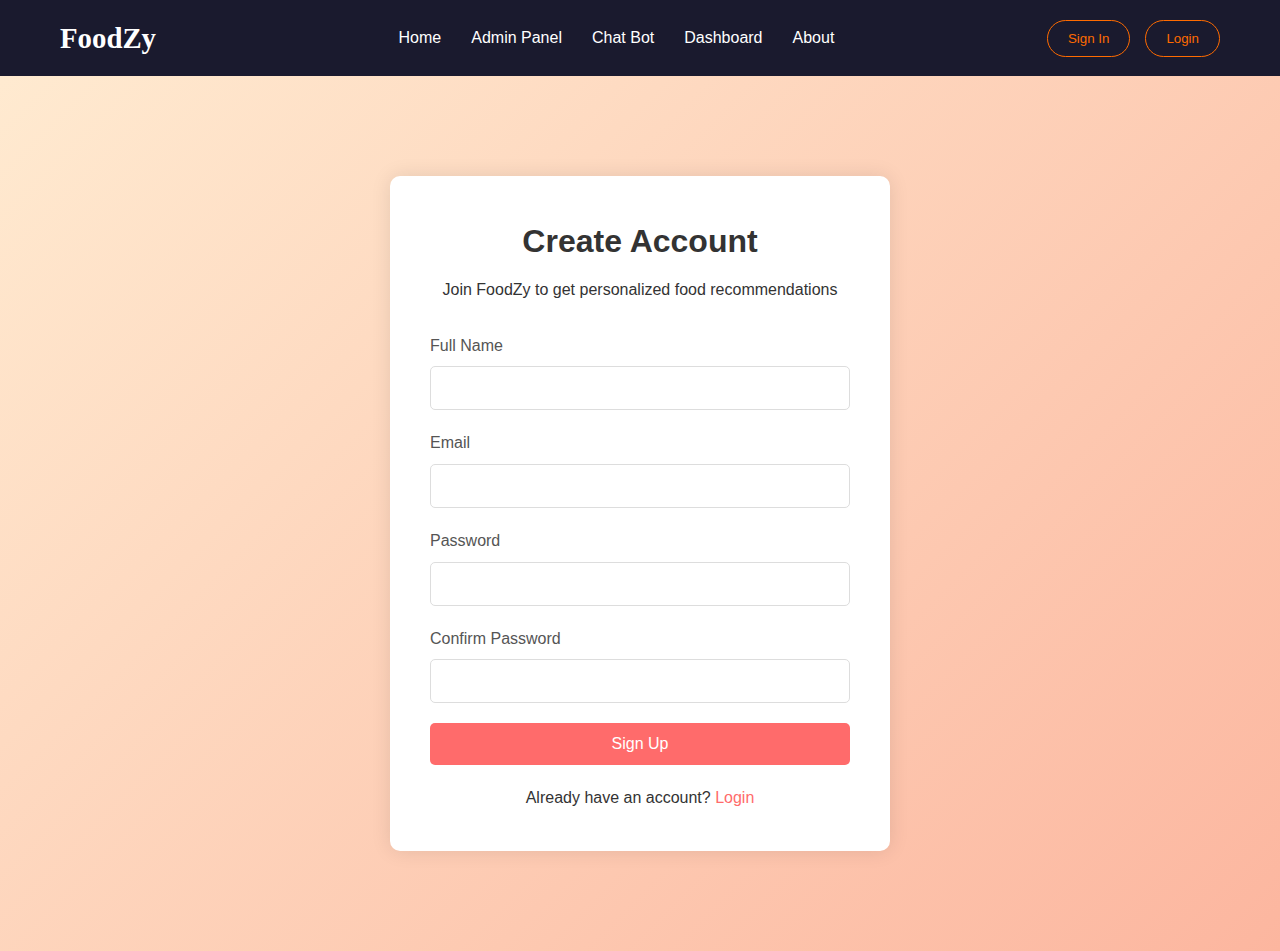
<file: signup.html>
<!DOCTYPE html>
<html lang="en">
<head>
    <meta charset="UTF-8">
    <meta name="viewport" content="width=device-width, initial-scale=1.0">
    <title>Sign Up - FoodZy</title>
    <link rel="stylesheet" href="styles.css">
    <link rel="stylesheet" href="https://fonts.googleapis.com/css2?family=Poppins:wght@300;400;500;600;700&display=swap">
    <link rel="stylesheet" href="https://cdnjs.cloudflare.com/ajax/libs/font-awesome/6.0.0-beta3/css/all.min.css">
    <style>
        body {
            margin: 0;
            font-family: 'Segoe UI', Tahoma, Geneva, Verdana, sans-serif;
            background: linear-gradient(135deg, #ffecd2 0%, #fcb69f 25%, #f6d365 50%, #fda085 75%, #ff9a9e 100%);
            background-size: 400% 400%;
            animation: gradientShift 15s ease infinite;
            color: #333;
        }

        @keyframes gradientShift {
            0% { background-position: 0% 50%; }
            50% { background-position: 100% 50%; }
            100% { background-position: 0% 50%; }
        }
        
        .auth-container {
            max-width: 500px;
            margin: 100px auto;
            padding: 40px;
            background: white;
            border-radius: 10px;
            box-shadow: 0 0 20px rgba(0, 0, 0, 0.1);
        }

        .auth-header {
            text-align: center;
            margin-bottom: 30px;
        }

        .auth-header h1 {
            color: #333;
            margin-bottom: 10px;
        }

        .auth-form .form-group {
            margin-bottom: 20px;
        }

        .auth-form label {
            display: block;
            margin-bottom: 8px;
            color: #555;
        }

        .auth-form input {
            width: 100%;
            padding: 12px;
            border: 1px solid #ddd;
            border-radius: 5px;
            font-size: 16px;
        }

        .auth-form button {
            width: 100%;
            padding: 12px;
            background: #ff6b6b;
            color: white;
            border: none;
            border-radius: 5px;
            font-size: 16px;
            cursor: pointer;
            transition: background 0.3s;
        }

        .auth-form button:hover {
            background: #ff5252;
        }

        .auth-footer {
            text-align: center;
            margin-top: 20px;
        }

        .auth-footer a {
            color: #ff6b6b;
            text-decoration: none;
        }

        .auth-footer a:hover {
            text-decoration: underline;
        }
    </style>
</head>
<body>
    <header>
        <div class="container">
            <div class="navbar">
                <div class="logo">
                    <h1>FoodZy</h1>
                </div>
                <nav>
                    <ul>
                        <li><a href="index.html">Home</a></li>
                        <li><a href="admin.html">Admin Panel</a></li>
                        <li><a href="chatbot.html">Chat Bot</a></li>
                        <li><a href="analytics.html">Dashboard</a></li>
                        <li><a href="aboutus.html">About</a></li>
                    </ul>
                </nav>
                <div class="nav-buttons">
                    <button class="btn btn-outline" onclick="window.location.href='signup.html'">Sign In</button>
                    <button class="btn btn-outline" onclick="window.location.href='login.html'">Login</button>
                </div>
            </div>
        </div>
    </header>

    <div class="auth-container">
        <div class="auth-header">
            <h1>Create Account</h1>
            <p>Join FoodZy to get personalized food recommendations</p>
        </div>
        <form class="auth-form" id="signupForm">
            <div class="form-group">
                <label for="name">Full Name</label>
                <input type="text" id="name" name="name" required>
            </div>
            <div class="form-group">
                <label for="email">Email</label>
                <input type="email" id="email" name="email" required>
            </div>
            <div class="form-group">
                <label for="password">Password</label>
                <input type="password" id="password" name="password" required>
            </div>
            <div class="form-group">
                <label for="confirmPassword">Confirm Password</label>
                <input type="password" id="confirmPassword" name="confirmPassword" required>
            </div>
            <button type="submit">Sign Up</button>
        </form>
        <div class="auth-footer">
            <p>Already have an account? <a href="login.html">Login</a></p>
        </div>
    </div>

    <script>
        document.getElementById('signupForm').addEventListener('submit', function(e) {
            e.preventDefault();
            
            const name = document.getElementById('name').value;
            const email = document.getElementById('email').value;
            const password = document.getElementById('password').value;
            const confirmPassword = document.getElementById('confirmPassword').value;
            
            if (password !== confirmPassword) {
                alert('Passwords do not match!');
                return;
            }
            
            const userData = {
                name: name,
                email: email
            };
            
            localStorage.setItem('user', JSON.stringify(userData));
            
            alert('Account created successfully!');
            window.location.href = 'index.html';
        });
    </script>
</body>
</html>
</file>
<file: styles.css>
* {
    margin: 0;
    padding: 0;
    box-sizing: border-box;
}

body {
    font-family: 'Poppins', sans-serif;
    line-height: 1.6;
    color: #333;
}

.container {
    max-width: 1200px;
    margin: 0 auto;
    padding: 0 20px;
}

a {
    text-decoration: none;
    color: inherit;
}

ul {
    list-style: none;
}

img {
    max-width: 100%;
}

.btn {
    display: inline-block;
    padding: 10px 20px;
    border-radius: 30px;
    font-weight: 500;
    cursor: pointer;
    transition: all 0.3s ease;
    border: none;
}

.btn-primary {
    background-color: #ff6b00;
    color: white;
}

.btn-primary:hover {
    background-color: #e05e00;
}

.btn-outline {
    background-color: transparent;
    border: 1px solid #ff6b00;
    color: #ff6b00;
}

.btn-outline:hover {
    background-color: #ff6b00;
    color: white;
}

.btn-small {
    padding: 6px 12px;
    font-size: 0.8rem;
}

.section-title {
    font-size: 1.8rem;
    margin-bottom: 30px;
    display: flex;
    justify-content: space-between;
    align-items: center;
}

.section-title span {
    font-size: 1rem;
    color: #ff6b00;
    cursor: pointer;
}

/* Header Styles */
header {
    padding: 15px 0;
    background-color: #1a1a2e;
    position: sticky;
    top: 0;
    z-index: 100;
}

.navbar {
    display: flex;
    justify-content: space-between;
    align-items: center;
}

.logo h1 {
    color: white;
    font-family: 'Cherry Cream Soda';
    font-size: 1.8rem;
    font-weight: 600;
}

nav ul {
    display: flex;
}

nav ul li {
    margin-left: 30px;
}

nav ul li a {
    color: white;
    font-weight: 500;
    transition: color 0.3s ease;
}

nav ul li a:hover, nav ul li a.active {
    color: #ff6b00;
}

.nav-buttons {
    display: flex;
    gap: 15px;
}

/* Hero Section */
.hero {
    position: relative;
    background: linear-gradient(90deg, rgba(26,26,46,0.9) 0%, rgba(26,26,46,0.7) 100%), url('https://images.unsplash.com/photo-1504674900247-0877df9cc836?ixlib=rb-4.0.3&ixid=MnwxMjA3fDB8MHxwaG90by1wYWdlfHx8fGVufDB8fHx8&auto=format&fit=crop&w=1170&q=80') center/cover no-repeat;
    color: white;
    padding: 80px 0;
    overflow: hidden;
}

.hero::before {
    content: '';
    position: absolute;
    top: 0;
    right: 0;
    width: 40%;
    height: 100%;
    background: linear-gradient(90deg, rgba(255,107,0,0) 0%, rgba(255,107,0,0.3) 100%);
    z-index: 0;
}

.hero-content {
    display: grid;
    grid-template-columns: 1fr 1fr;
    gap: 40px;
    align-items: center;
    position: relative;
    z-index: 1;
}

.hero-text {
    position: relative;
}

.hero-text::before {
    content: '';
    position: absolute;
    top: 50%;
    left: -150px;
    transform: translateY(-50%);
    width: 500px;
    height: 500px;
    background-image: url('c:\Users\divya chauhan\Desktop\FOOD ACCORDING TO THE WEATHER OUTSIDE . FOR EG RAIN AND PAKORA BG_MAKE PAKORA SMALLER AND ADD MAGGIE TEA ALSO WITH RAINING BG ._jjADD SKY  PROFESSIONAL.png');
    background-size: cover;
    background-position: center;
    border-radius: 50%;
    z-index: -1;
    opacity: 0.7;
}

.hero-text h1 {
    font-size: 3rem;
    line-height: 1.2;
    margin-bottom: 20px;
    font-weight: 700;
    color:#e05e00;
}

.hero-text p1 {
    font-size: 1.1rem;
    margin-bottom: 30px;
    opacity: 0.9;
    color:#ff6b00;
}

.hero-text p2 {
    font-size: 1.1rem;
    margin-bottom: 30px;
    opacity: 0.9;
    color: #f2f2f2;
}

.search-bar {
    display: flex;
    margin-top: 20px;
    max-width: 500px;
}

.search-bar input {
    flex: 1;
    padding: 15px 20px;
    border: none;
    border-radius: 30px 0 0 30px;
    font-size: 1rem;
}

.search-bar button {
    border-radius: 0 30px 30px 0;
    padding: 15px 25px;
}

.order-form {
    background-color: #ff6b00;
    border-radius: 15px;
    padding: 30px;
    color: white;
    box-shadow: 0 10px 30px rgba(255, 107, 0, 0.3);
}

.form-container h3 {
    margin-bottom: 20px;
    font-size: 1.5rem;
    font-weight: 600;
}

.form-group {
    margin-bottom: 20px;
}

.form-group label {
    display: block;
    margin-bottom: 8px;
    font-weight: 500;
}

.form-group input, .form-group select {
    width: 100%;
    padding: 15px;
    border-radius: 8px;
    border: none;
    font-size: 1rem;
}

.order-form .btn-primary {
    background-color: white;
    color: #ff6b00;
    width: 100%;
    padding: 15px;
    margin-top: 10px;
    font-weight: 600;
    font-size: 1.1rem;
}

.order-form .btn-primary:hover {
    background-color: #f8f8f8;
}

/* Trending Dishes Section */
.trending {
    padding: 80px 0;
    background-color: white;
}

.dishes-grid {
    display: grid;
    grid-template-columns: repeat(6, 1fr);
    gap: 20px;
}

.dish-card {
    background-color: #f9f9f9;
    border-radius: 12px;
    overflow: hidden;
    text-align: center;
    padding: 15px;
    transition: transform 0.3s ease, box-shadow 0.3s ease;
    box-shadow: 0 5px 15px rgba(0, 0, 0, 0.05);
}

.dish-card:hover {
    transform: translateY(-5px);
    box-shadow: 0 10px 25px rgba(0, 0, 0, 0.1);
}

.dish-img {
    width: 100%;
    height: 120px;
    border-radius: 8px;
    margin-bottom: 15px;
    background-size: cover;
    background-position: center;
}

.dish-img-1 {
    background-image: url('https://images.unsplash.com/photo-1473093295043-cdd812d0e601?ixlib=rb-4.0.3&ixid=MnwxMjA3fDB8MHxwaG90by1wYWdlfHx8fGVufDB8fHx8&auto=format&fit=crop&w=1170&q=80');
}

.dish-img-2 {
    background-image: url('https://images.unsplash.com/photo-1512621776951-a57141f2eefd?ixlib=rb-4.0.3&ixid=MnwxMjA3fDB8MHxwaG90by1wYWdlfHx8fGVufDB8fHx8&auto=format&fit=crop&w=1170&q=80');
}

.dish-img-3 {
    background-image: url('https://images.unsplash.com/photo-1513104890138-7c749659a591?ixlib=rb-4.0.3&ixid=MnwxMjA3fDB8MHxwaG90by1wYWdlfHx8fGVufDB8fHx8&auto=format&fit=crop&w=1170&q=80');
}

.dish-img-4 {
    background-image: url('https://images.unsplash.com/photo-1568901346375-23c9450c58cd?ixlib=rb-4.0.3&ixid=MnwxMjA3fDB8MHxwaG90by1wYWdlfHx8fGVufDB8fHx8&auto=format&fit=crop&w=999&q=80');
}

.dish-img-5 {
    background-image: url('https://images.unsplash.com/photo-1569718212165-3a8278d5f624?ixlib=rb-4.0.3&ixid=MnwxMjA3fDB8MHxwaG90by1wYWdlfHx8fGVufDB8fHx8&auto=format&fit=crop&w=1160&q=80');
}

.dish-img-6 {
    background-image: url('https://images.unsplash.com/photo-1565557623262-b51c2513a641?ixlib=rb-4.0.3&ixid=MnwxMjA3fDB8MHxwaG90by1wYWdlfHx8fGVufDB8fHx8&auto=format&fit=crop&w=1071&q=80');
}

.dish-card h3 {
    font-size: 1rem;
    margin-bottom: 10px;
    font-weight: 600;
}

/* Popular Restaurants Section */
.restaurants {
    padding: 60px 0;
    background-color: #f9f9f9;
}

.restaurant-logos {
    display: flex;
    justify-content: center;
    flex-wrap: wrap;
    gap: 30px;
    max-width: 1200px;
    margin: 0 auto;
}

.logo-item {
    flex: 0 0 22%;
    text-align: center;
    padding: 20px;
    background-color: #fdfdfd;
    border-radius: 16px;
    box-shadow: 0 3px 10px rgba(0, 0, 0, 0.05);
    display: flex;
    justify-content: center;
    align-items: center;
    height: 140px;
}

.restaurant-logo {
    width: 80px;
    height: 80px;
    background-size: contain;
    background-position: center;
    background-repeat: no-repeat;
}

.logo-item:hover {
    transform: translateY(-8px);
    background-color: #d9d9d9;
    box-shadow: 0 3px 10px rgba(0, 0, 0, 0.5);
}
.restaurant-logo {
    max-width: 100%;
    max-height: 100%;
    object-fit: contain;
    transition: transform 0.3s ease;
}

.logo-item:hover .restaurant-logo {
    transform: scale(1.1);
}
.mcdonalds {
    background-image: url('[data-uri]');
}

.kfc {
    background-image: url('[data-uri]');
}

.pizzahut {
    background-image: url('[data-uri]');
}

.burgerking {
    background-image: url('https://encrypted-tbn0.gstatic.com/images?q=tbn:ANd9GcQgDDsyfNkS50c0kBtGT_us2-W2TeqOni-UaQ&s');
}

/* Perfect Bites Section */
.perfect-bites {
    padding: 80px 0;
    background-color: #fff8f0;
}

.bites-content {
    display: grid;
    grid-template-columns: 1fr 3fr 1fr;
    align-items: center;
    gap: 30px;
}

.bites-text {
    text-align: center;
}

.bites-header {
    margin-bottom: 20px;
}

.bites-badge {
    display: inline-block;
    background-color: #ff6b00;
    color: #f5f5f5;
    padding: 5px 15px;
    border-radius: 20px;
    font-size: 0.8rem;
    font-weight: 600;
    margin-bottom: 10px;
}

.bites-text h2 {
    color: #ff6b00;
    font-size: 2.2rem;
    margin-bottom: 20px;
    font-weight: 700;
}

.bites-text p {
    margin-bottom: 30px;
    max-width: 600px;
    margin-left: auto;
    margin-right: auto;
    color: #555;
}

.bites-icons {
    display: flex;
    flex-direction: column;
    align-items: center;
    gap: 30px;
}

.left-icons {
    align-items: flex-end;
}

.right-icons {
    align-items: flex-start;
}

.food-icon {
    width: 70px;
    height: 70px;
    border-radius: 50%;
    background-color: #ffe0c4;
    display: flex;
    justify-content: center;
    align-items: center;
    font-size: 2rem;
}

.food-icon-1::before {
    content: '🍔';
}

.food-icon-2::before {
    content: '🍕';
}

.food-icon-3::before {
    content: '🍜';
}

/* Stats Section */
.stats {
    padding: 80px 0;
    background-color: white;
}

.stats-grid {
    display: grid;
    grid-template-columns: repeat(3, 1fr);
    gap: 30px;
}

.stat-item {
    text-align: center;
    padding: 40px 30px;
    border-radius: 12px;
    box-shadow: 0 5px 15px rgba(0, 0, 0, 0.05);
    position: relative;
    transition: transform 0.3s ease;
}

.stat-item:hover {
    transform: translateY(-5px);
}

.stat-item h3 {
    font-size: 2.5rem;
    color: #2E353D;
    margin-bottom: 10px;
    font-weight: 700;
}

.stat-item p {
    color: #666;
    font-size: 1.1rem;
}

.stat-icon {
    position: absolute;
    top: 20px;
    right: 20px;
    width: 50px;
    height: 50px;
    background-color: #fff8f0;
    border-radius: 50%;
    display: flex;
    justify-content: center;
    align-items: center;
    color: #ff6b00;
    font-size: 1.5rem;
}

/* CTA Section */
.cta-section {
    padding: 80px 0;
    background-color: #f9f9f9;
}

.cta-grid {
    display: grid;
    grid-template-columns: repeat(2, 1fr);
    gap: 30px;
}

.cta-card {
    border-radius: 15px;
    overflow: hidden;
    position: relative;
    height: 250px;
    display: flex;
    align-items: flex-end;
    color: white;
    transition: transform 0.3s ease;
}

.cta-card:hover {
    transform: translateY(-5px);
}

.cta-card::before {
    content: '';
    position: absolute;
    top: 0;
    left: 0;
    width: 100%;
    height: 100%;
    background: linear-gradient(to top, rgba(0, 0, 0, 0.8), transparent);
    z-index: 1;
}

.partner {
    background-image: url('https://images.unsplash.com/photo-1556910103-1c02745aae4d?ixlib=rb-4.0.3&ixid=MnwxMjA3fDB8MHxwaG90by1wYWdlfHx8fGVufDB8fHx8&auto=format&fit=crop&w=1170&q=80');
    background-size: cover;
    background-position: center;
}

.rider {
    background-image: url('https://images.unsplash.com/photo-1526367790999-0150786686a2?ixlib=rb-4.0.3&ixid=MnwxMjA3fDB8MHxwaG90by1wYWdlfHx8fGVufDB8fHx8&auto=format&fit=crop&w=1171&q=80');
    background-size: cover;
    background-position: center;
}

.cta-content {
    position: relative;
    z-index: 2;
    padding: 30px;
    width: 100%;
}

.cta-content h3 {
    font-size: 1.8rem;
    margin-bottom: 10px;
    font-weight: 700;
}

.cta-content p {
    margin-bottom: 20px;
    opacity: 0.9;
}

/* Footer */
footer {
    background-color: #1a1a2e;
    color: white;
    padding: 80px 0 30px;
}

.footer-top {
    display: flex;
    justify-content: center;
    margin-bottom: 60px;
}

.app-download {
    display: flex;
    gap: 20px;
}

.app-btn {
    display: flex;
    align-items: center;
    gap: 10px;
    background-color: #333;
    color: white;
    border: none;
    padding: 12px 25px;
    border-radius: 8px;
    cursor: pointer;
    transition: background-color 0.3s ease;
}

.app-btn:hover {
    background-color: #444;
}

.app-btn i {
    font-size: 1.5rem;
}

.footer-content {
    display: grid;
    grid-template-columns: repeat(4, 1fr);
    gap: 40px;
    margin-bottom: 60px;
}

.footer-col h4 {
    margin-bottom: 25px;
    font-size: 1.2rem;
    color: #ff6b00;
    font-weight: 600;
}

.footer-col ul li {
    margin-bottom: 12px;
}

.footer-col ul li a {
    color: #ccc;
    transition: color 0.3s ease;
}

.footer-col ul li a:hover {
    color: #ff6b00;
}

.footer-bottom {
    display: flex;
    justify-content: space-between;
    align-items: center;
    padding-top: 30px;
    border-top: 1px solid #333;
}

.footer-links {
    display: flex;
    gap: 20px;
}

.footer-links a {
    color: #ccc;
    font-size: 0.9rem;
    transition: color 0.3s ease;
}

.footer-links a:hover {
    color: #ff6b00;
}

/* Animation */
@keyframes fadeIn {
    from {
        opacity: 0;
        transform: translateY(20px);
    }
    to {
        opacity: 1;
        transform: translateY(0);
    }
}

.hero-text h1,
.hero-text p,
.search-bar,
.order-form,
.dish-card,
.logo-item,
.bites-text,
.stat-item,
.cta-card {
    animation: fadeIn 0.8s ease forwards;
}

.dish-card:nth-child(2),
.stat-item:nth-child(2),
.logo-item:nth-child(2) {
    animation-delay: 0.2s;
}

.dish-card:nth-child(3),
.stat-item:nth-child(3),
.logo-item:nth-child(3) {
    animation-delay: 0.4s;
}

.dish-card:nth-child(4),
.logo-item:nth-child(4) {
    animation-delay: 0.6s;
}

.dish-card:nth-child(5) {
    animation-delay: 0.8s;
}

.dish-card:nth-child(6) {
    animation-delay: 1s;
}

/* Responsive Styles */
@media (max-width: 1024px) {
    .dishes-grid {
        grid-template-columns: repeat(3, 1fr);
    }
    
    .hero-text::before {
        left: -50px;
        width: 300px;
        height: 300px;
    }
}

@media (max-width: 768px) {
    .hero-content {
        grid-template-columns: 1fr;
    }
    
    .hero-text::before {
        display: none;
    }
    
    .dishes-grid {
        grid-template-columns: repeat(2, 1fr);
    }
    
    .stats-grid, .cta-grid, .footer-content {
        grid-template-columns: 1fr;
    }
    
    .restaurant-logos {
        gap: 20px;
    }
    
    .logo-item {
        flex: 0 0 45%;
        margin-bottom: 20px;
    }
    
    .bites-content {
        grid-template-columns: 1fr;
    }
    
    .bites-icons {
        display: none;
    }
}

@media (max-width: 480px) {
    .navbar {
        flex-direction: column;
        gap: 20px;
    }
    
    nav ul {
        flex-wrap: wrap;
        justify-content: center;
    }
    
    nav ul li {
        margin: 0 10px 10px;
    }
    
    .dishes-grid {
        grid-template-columns: 1fr;
    }
    
    .logo-item {
        flex: 0 0 100%;
        margin-bottom: 20px;
    }
    
    .footer-bottom {
        flex-direction: column;
        gap: 20px;
        text-align: center;
    }
}
</file>
